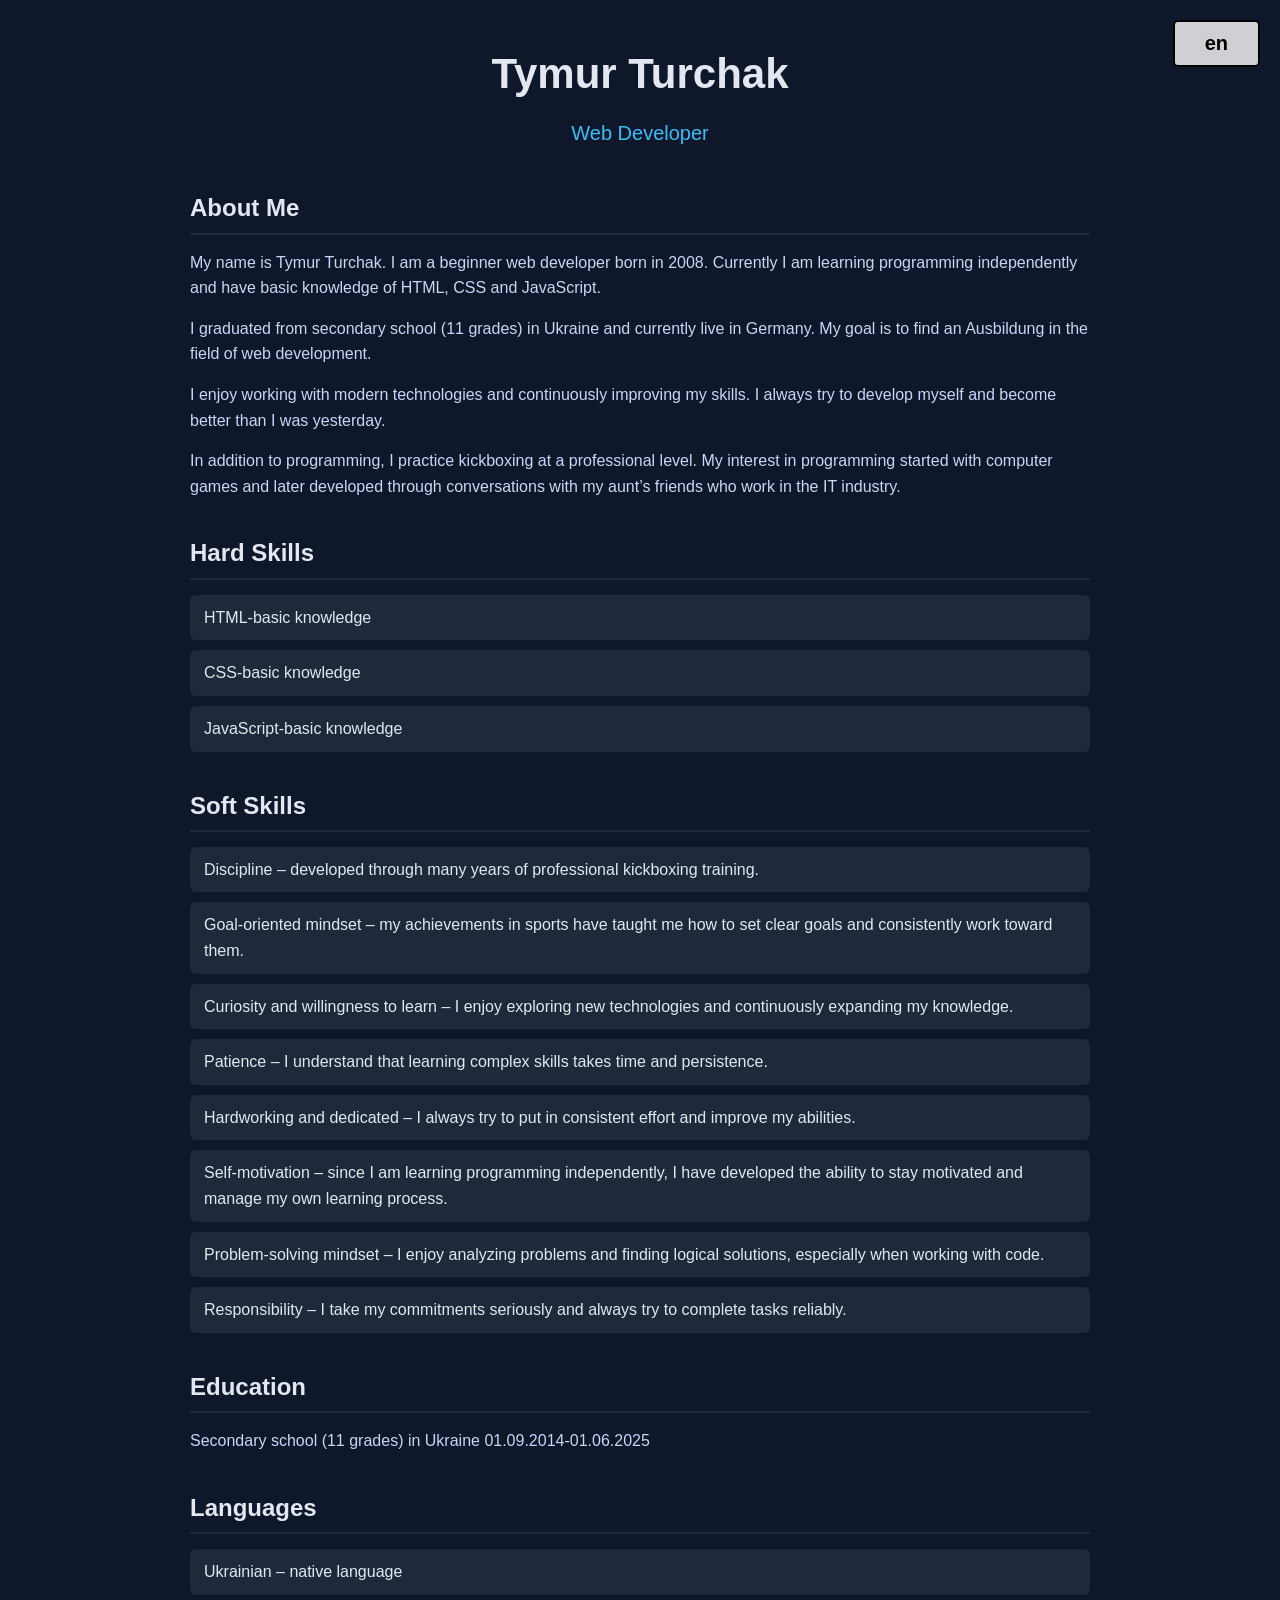
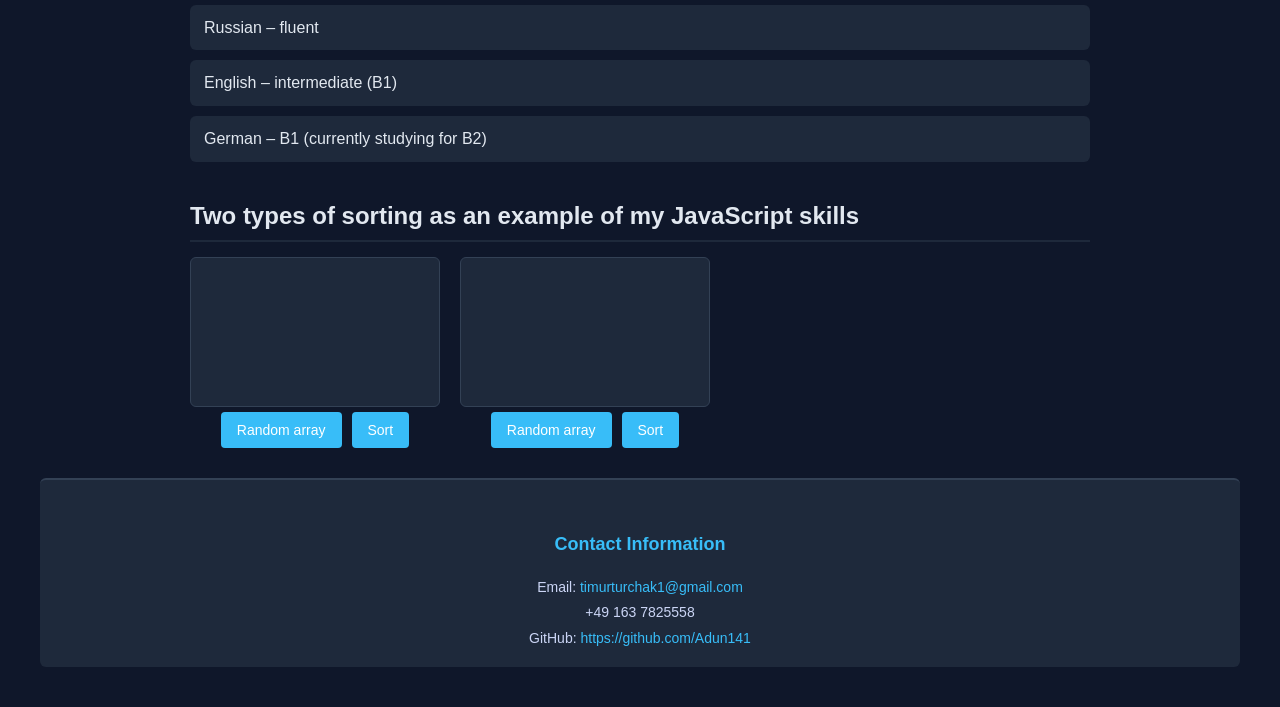
<file: index.html>
<!DOCTYPE html>
<html lang="en">
<head>
    <meta charset="UTF-8">
    <meta name="viewport" content="width=device-width, initial-scale=1.0">
    <title>Tymur Turchak CV</title>
    <link rel="stylesheet" href="сss.css">
    <script src="js.js"></script>
    <script src="script.js"></script>
</head>
<body>
    <header>
<!-- Foto -->
 <h1 >Tymur Turchak</h1>
 <p id="job-title">Web Developer</p>
 <button id="translate">en</button>
    </header>
    <main>
<h2 id="title-me">About Me</h2>

<p id="about-me-one">My name is Tymur Turchak. I am a beginner web developer born in 2008. Currently I am learning programming
    independently and have basic knowledge of HTML, CSS and JavaScript.</p>

<p id="about-me-two">I graduated from secondary school (11 grades) in Ukraine and currently live in Germany. My goal is to find an
    Ausbildung in the field of web development.</p>

<p id="about-me-three">I enjoy working with modern technologies and continuously improving my skills. I always try to develop myself and
    become better than I was yesterday.</p>

<p id="about-me-four">In addition to programming, I practice kickboxing at a professional level. My interest in programming started with
        computer games and later developed through conversations with my aunt’s friends who work in the IT industry.</p>
<h2 id="title-hard-skills">Hard Skills</h2>
<ul>
    <li data-key="html">HTML-basic knowledge</li>
    <li data-key="css">CSS-basic knowledge</li>
    <li data-key="js">JavaScript-basic knowledge</li>
</ul>
<h2 id="title-soft-skills">Soft Skills</h2>
<ul>
    <li data-key="soft">Discipline – developed through many years of professional kickboxing training.</li>
    <li data-key="soft">Goal-oriented mindset – my achievements in sports have taught me how to set clear goals and consistently work toward
    them.</li>
    <li data-key="soft">Curiosity and willingness to learn – I enjoy exploring new technologies and continuously expanding my knowledge.</li>
    <li data-key="soft">Patience – I understand that learning complex skills takes time and persistence.</li>
    <li data-key="soft">Hardworking and dedicated – I always try to put in consistent effort and improve my abilities.</li>
    <li data-key="soft">Self-motivation – since I am learning programming independently, I have developed the ability to stay motivated and
    manage my own learning process.</li>
    <li data-key="soft">Problem-solving mindset – I enjoy analyzing problems and finding logical solutions, especially when working with code.</li>
    <li data-key="soft">Responsibility – I take my commitments seriously and always try to complete tasks reliably.</li>
    </ul>
    <h2 id="title-education">Education</h2>
    <p id="education">Secondary school (11 grades) in Ukraine 01.09.2014-01.06.2025</p>
    <h2 id="title-languages">Languages</h2>
    <ul>
        <li data-key="language">Ukrainian – native language</li>
        <li data-key="language">Russian – fluent</li>
        <li data-key="language">English – intermediate (B1)</li>
        <li data-key="language">German – B1 (currently studying for B2)</li>
</ul>
<h2 id="title-javascript-skills">Two types of sorting as an example of my JavaScript skills</h2>
<div class="container">
    <div class="block">
        <div class="skill" id="skill1"></div>
        <div class="buttons">
            <button id="button1">Random array</button>
            <button id="sortButton1">Sort</button>
        </div>
    </div>

    <div class="block">
        <div class="skill2" id="skill2"></div>
        <div class="buttons">
            <button id="button2">Random array</button>
            <button id="sortButton2">Sort</button>
        </div>
    </div>
</div>

    </main>
    <footer>
<h2 id="title-contact">Contact Information</h2>
<p >Email: <a href="timurturchak1@gmail.com">timurturchak1@gmail.com</a></p>
<p >+49 163 7825558</p>
<p>GitHub: <a href="https://github.com/Adun141" target="_blank">https://github.com/Adun141</a></p>
    </footer>
</body>
</html>
</file>
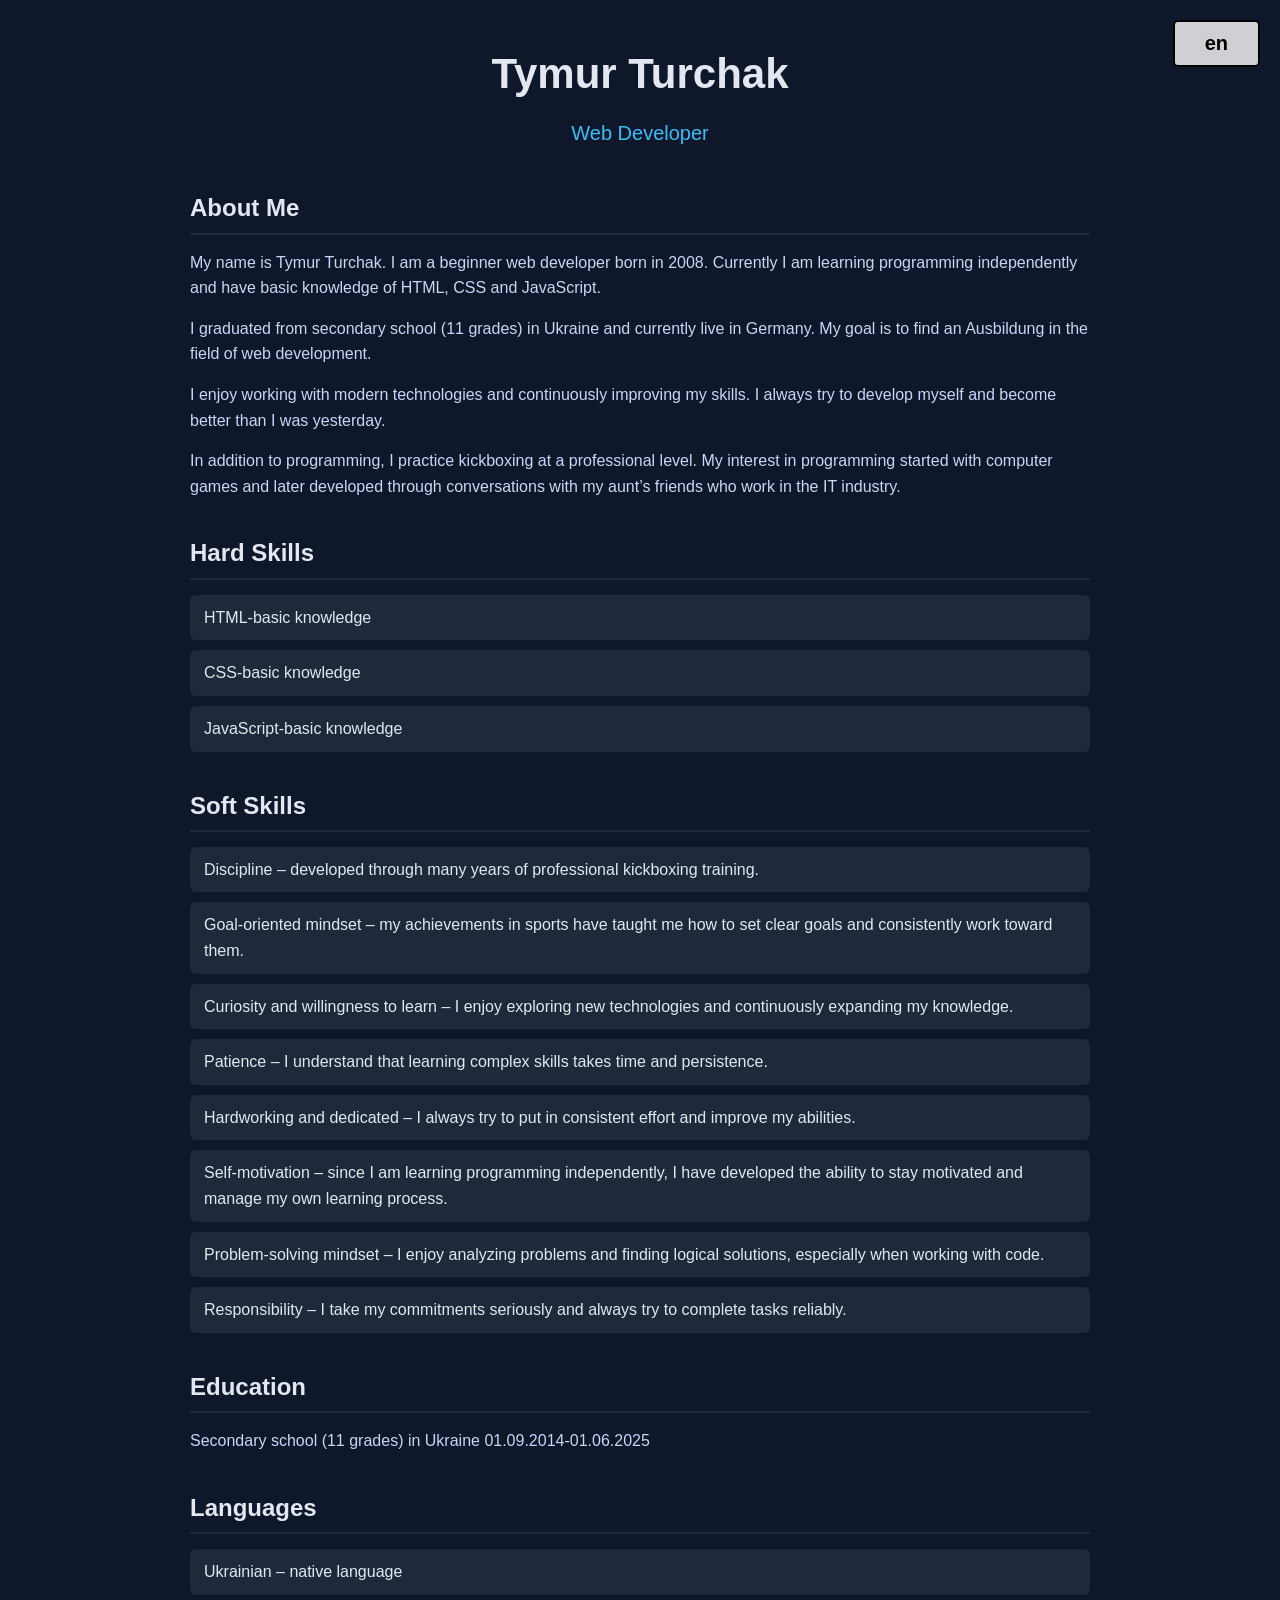
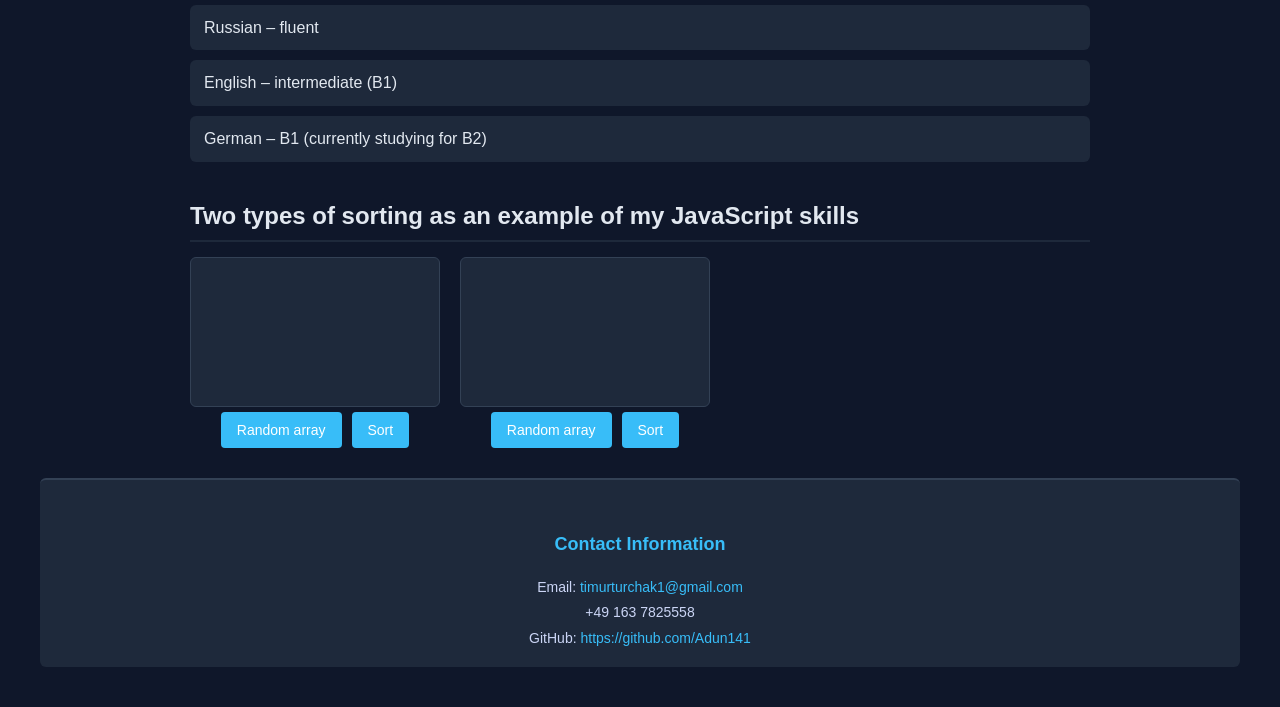
<file: html.html>
<!DOCTYPE html>
<html lang="en">
<head>
    <meta charset="UTF-8">
    <meta name="viewport" content="width=device-width, initial-scale=1.0">
    <title>Tymur Turchak CV</title>
    <link rel="stylesheet" href="сss.css">
    <script src="js.js"></script>
    <script src="script.js"></script>
</head>
<body>
    <header>
<!-- Foto -->
 <h1 >Tymur Turchak</h1>
 <p id="job-title">Web Developer</p>
 <button id="translate">en</button>
    </header>
    <main>
<h2 id="title-me">About Me</h2>

<p id="about-me-one">My name is Tymur Turchak. I am a beginner web developer born in 2008. Currently I am learning programming
    independently and have basic knowledge of HTML, CSS and JavaScript.</p>

<p id="about-me-two">I graduated from secondary school (11 grades) in Ukraine and currently live in Germany. My goal is to find an
    Ausbildung in the field of web development.</p>

<p id="about-me-three">I enjoy working with modern technologies and continuously improving my skills. I always try to develop myself and
    become better than I was yesterday.</p>

<p id="about-me-four">In addition to programming, I practice kickboxing at a professional level. My interest in programming started with
        computer games and later developed through conversations with my aunt’s friends who work in the IT industry.</p>
<h2 id="title-hard-skills">Hard Skills</h2>
<ul>
    <li data-key="html">HTML-basic knowledge</li>
    <li data-key="css">CSS-basic knowledge</li>
    <li data-key="js">JavaScript-basic knowledge</li>
</ul>
<h2 id="title-soft-skills">Soft Skills</h2>
<ul>
    <li data-key="soft">Discipline – developed through many years of professional kickboxing training.</li>
    <li data-key="soft">Goal-oriented mindset – my achievements in sports have taught me how to set clear goals and consistently work toward
    them.</li>
    <li data-key="soft">Curiosity and willingness to learn – I enjoy exploring new technologies and continuously expanding my knowledge.</li>
    <li data-key="soft">Patience – I understand that learning complex skills takes time and persistence.</li>
    <li data-key="soft">Hardworking and dedicated – I always try to put in consistent effort and improve my abilities.</li>
    <li data-key="soft">Self-motivation – since I am learning programming independently, I have developed the ability to stay motivated and
    manage my own learning process.</li>
    <li data-key="soft">Problem-solving mindset – I enjoy analyzing problems and finding logical solutions, especially when working with code.</li>
    <li data-key="soft">Responsibility – I take my commitments seriously and always try to complete tasks reliably.</li>
    </ul>
    <h2 id="title-education">Education</h2>
    <p id="education">Secondary school (11 grades) in Ukraine 01.09.2014-01.06.2025</p>
    <h2 id="title-languages">Languages</h2>
    <ul>
        <li data-key="language">Ukrainian – native language</li>
        <li data-key="language">Russian – fluent</li>
        <li data-key="language">English – intermediate (B1)</li>
        <li data-key="language">German – B1 (currently studying for B2)</li>
</ul>
<h2 id="title-javascript-skills">Two types of sorting as an example of my JavaScript skills</h2>
<div class="container">
    <div class="block">
        <div class="skill" id="skill1"></div>
        <div class="buttons">
            <button id="button1">Random array</button>
            <button id="sortButton1">Sort</button>
        </div>
    </div>

    <div class="block">
        <div class="skill2" id="skill2"></div>
        <div class="buttons">
            <button id="button2">Random array</button>
            <button id="sortButton2">Sort</button>
        </div>
    </div>
</div>

    </main>
    <footer>
<h2 id="title-contact">Contact Information</h2>
<p >Email: <a href="timurturchak1@gmail.com">timurturchak1@gmail.com</a></p>
<p >+49 163 7825558</p>
<p>GitHub: <a href="https://github.com/Adun141" target="_blank">https://github.com/Adun141</a></p>
    </footer>
</body>
</html>
</file>
<file: сss.css>
* {
    margin: 0;
    padding: 0;
    box-sizing: border-box;
}


body {
    font-family: Arial, Helvetica, sans-serif;
    background-color: #0f172a;
    color: #e2e8f0;
    line-height: 1.6;
    padding: 40px;
}


main {
    max-width: 900px;
    margin: auto;
}


header {
    text-align: center;
    margin-bottom: 40px;
}

header h1 {
    font-size: 42px;
    margin-bottom: 10px;
}

header p {
    font-size: 20px;
    color: #38bdf8;
}


h2 {
    margin-top: 35px;
    margin-bottom: 15px;
    font-size: 24px;
    border-bottom: 2px solid #1e293b;
    padding-bottom: 5px;
}


p {
    margin-bottom: 15px;
    color: #cbd5f5;
}


ul {
    list-style: none;
    padding-left: 0;
}

li {
    background-color: #1e293b;
    margin-bottom: 10px;
    padding: 10px 14px;
    border-radius: 6px;
}


li:hover {
    r: #334155;
    transition: 0.2s;
}


.container {
    display: flex;
    gap: 20px;
    flex-wrap: wrap;
}

.block {
    display: flex;
    flex-direction: column;
    align-items: center;
}

.skill,
.skill2 {
    display: flex;
    width: 250px;
    height: 150px;
    border: 1px solid #334155;
    align-items: flex-end;
    gap: 5px;
    background-color: #1e293b;
    padding: 5px;
    border-radius: 6px;
}

.sad {
    width: 20px;
    background-color: steelblue;
}

.buttons {
    display: flex;
    gap: 10px;
    margin-top: 5px;
}

button {
    padding: 10px 16px;
    font-size: 14px;
    background-color: #38bdf8;
    color: white;
    border: none;
    cursor: pointer;
    border-radius: 4px;
}

button:hover {
    background-color: #0ea5e9;
}
#translate {
    position: fixed;
    top: 20px;
    right: 20px;
    background-color: rgba(255, 255, 255, 0.8);
    color: black;
    border: 2px solid black;
    font-weight: bold;
    border-radius: 5px;
    z-index: 1000; 
    padding: 10px 30px;
    font-size: 20px;
} 
 
footer {
    background-color: #1e293b;
    padding: 15px 10px;
    text-align: center;
    margin-top: 30px;
    border-top: 2px solid #334155;
    border-radius: 6px;
}

footer h2 {
    font-size: 18px;
    margin-bottom: 10px;
    color: #38bdf8;
}

footer p {
    margin: 3px 0;
    font-size: 14px;
    color: #cbd5f5;
}

footer a {
    color: #38bdf8;
    text-decoration: none;
}

footer a:hover {
    text-decoration: underline;
    color: #0ea5e9;
}
</file>
